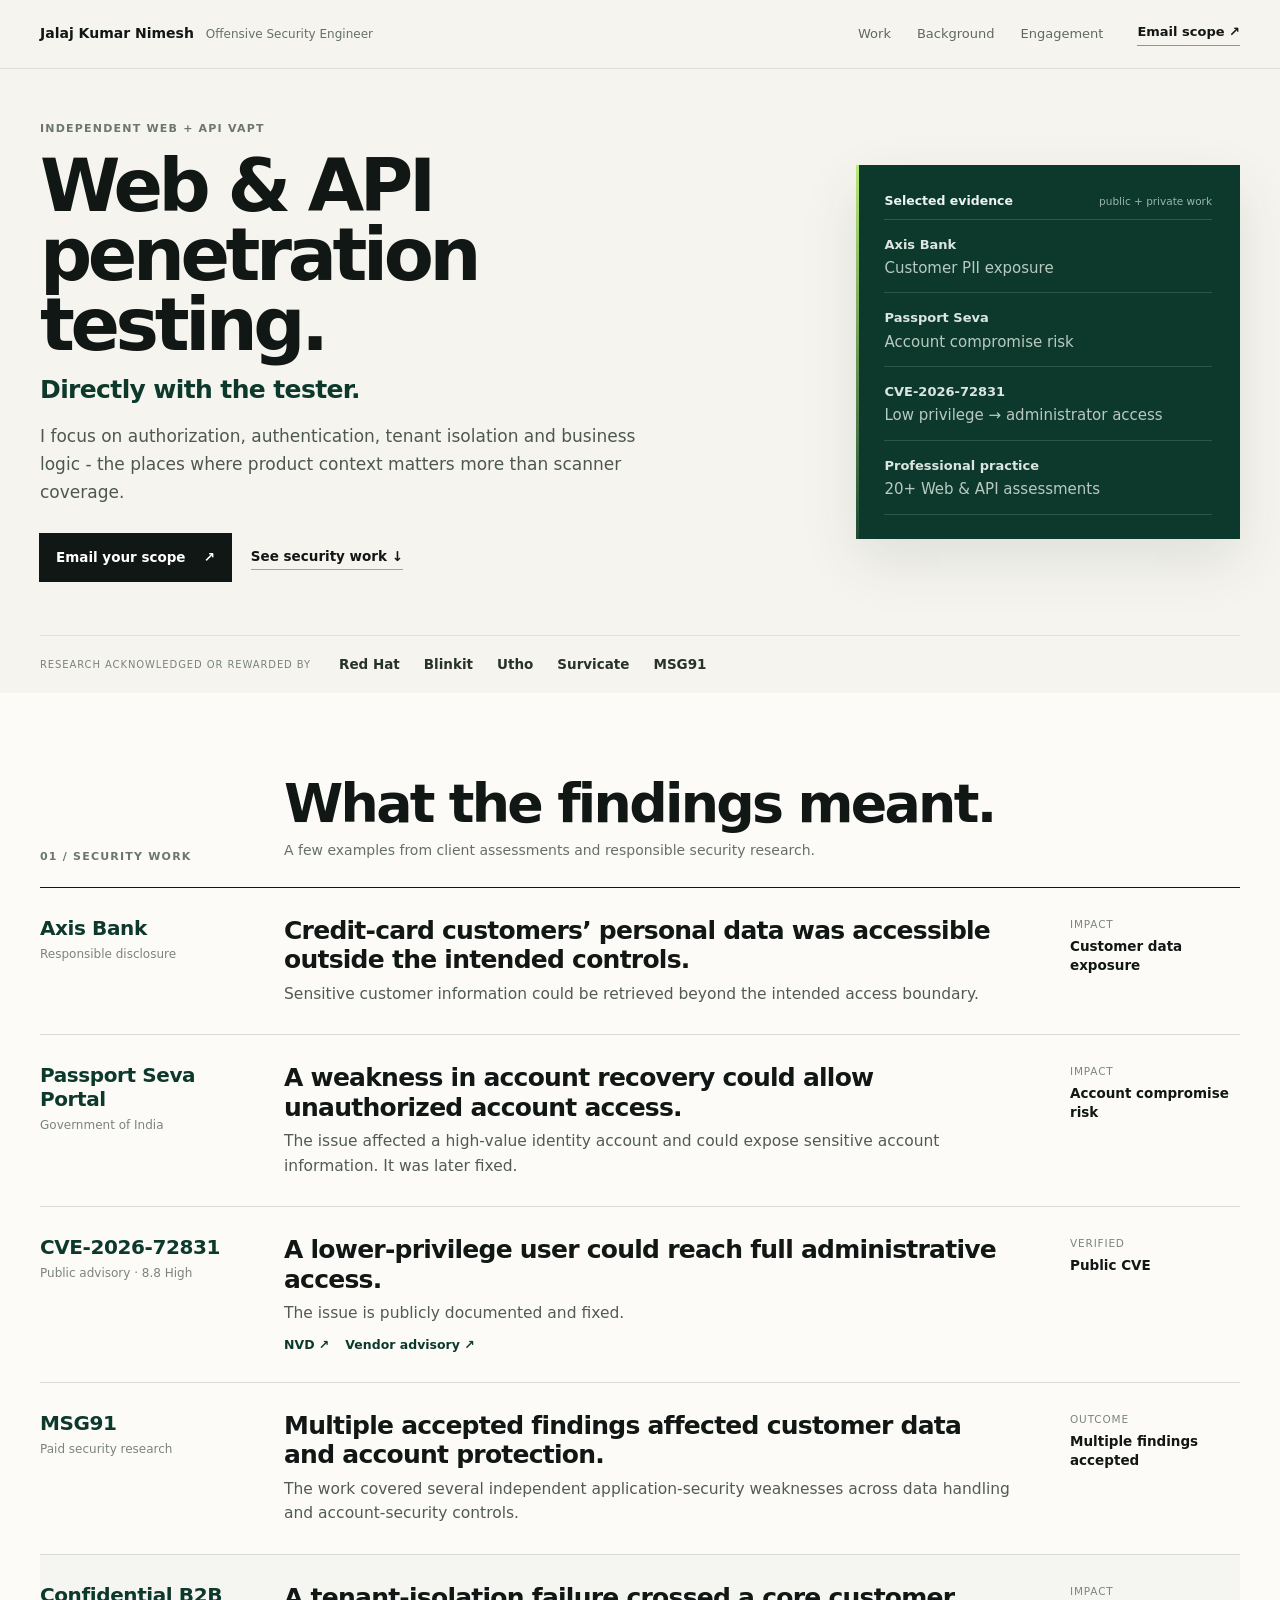
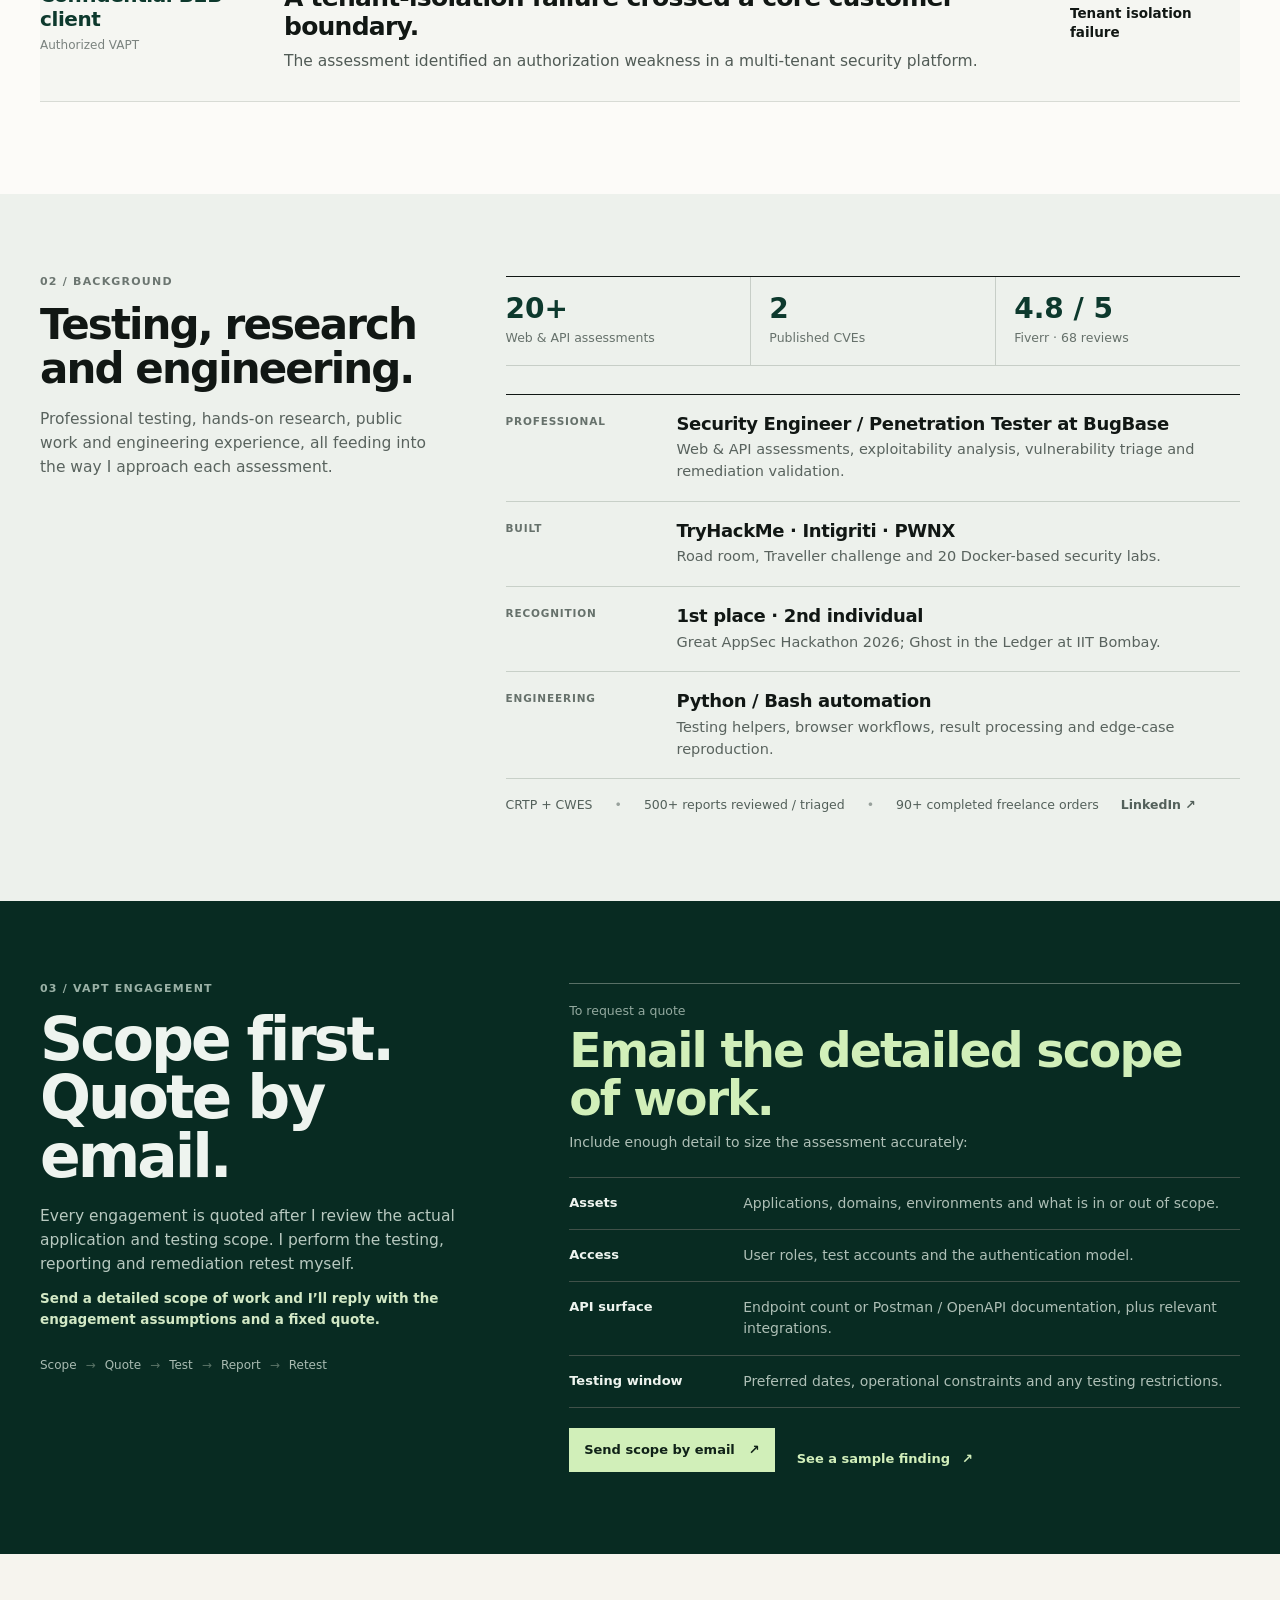
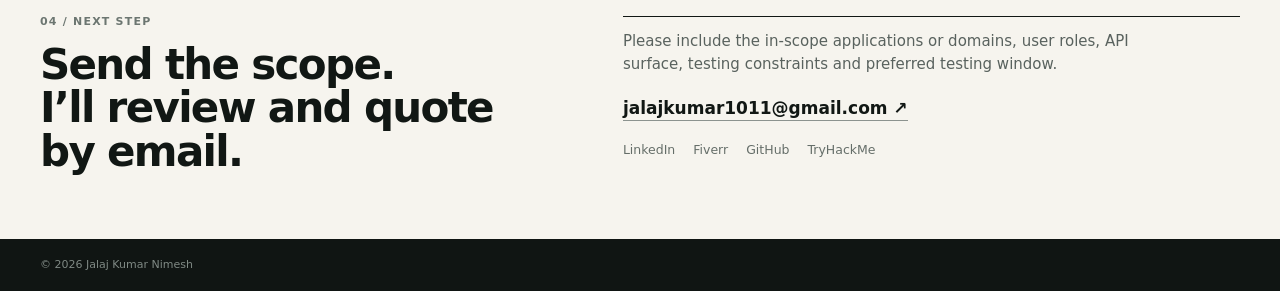
<file: index.html>
<!doctype html>
<html lang="en">
<head>
<meta charset="utf-8" />
<meta name="viewport" content="width=device-width, initial-scale=1" />
<meta name="description" content="Jalaj Kumar Nimesh - Offensive Security Engineer offering direct web and API penetration testing, backed by real security research and scope-based engagements." />
<title>Jalaj Kumar Nimesh - Web & API VAPT</title>
<link rel="stylesheet" href="portfolio.css" />
</head>
<body>
<header class="site-header"><div class="shell header-inner"><a class="identity" href="#top"><strong>Jalaj Kumar Nimesh</strong><span>Offensive Security Engineer</span></a><nav><a href="#work">Work</a><a href="#background">Background</a><a href="#engagement">Engagement</a></nav><a class="header-cta" href="mailto:jalajkumar1011@gmail.com?subject=VAPT%20scope%20request">Email scope <span>↗</span></a></div></header>
<main>
<section id="top" class="hero"><div class="shell hero-grid"><div class="hero-copy"><p class="overline">Independent Web + API VAPT</p><h1>Web &amp; API<br>penetration testing.</h1><p class="hero-promise">Directly with the tester.</p><p class="hero-text">I focus on authorization, authentication, tenant isolation and business logic - the places where product context matters more than scanner coverage.</p><div class="hero-actions"><a class="btn" href="mailto:jalajkumar1011@gmail.com?subject=VAPT%20scope%20request">Email your scope <span>↗</span></a><a class="text-link" href="#work">See security work <span>↓</span></a></div></div><aside class="proof-panel" aria-label="Selected evidence"><div class="proof-head"><span>Selected evidence</span><em>public + private work</em></div><a class="proof-item" href="#axis"><span class="proof-kicker">Axis Bank</span><strong>Customer PII exposure</strong></a><a class="proof-item" href="#passport"><span class="proof-kicker">Passport Seva</span><strong>Account compromise risk</strong></a><a class="proof-item" href="#cve"><span class="proof-kicker">CVE-2026-72831</span><strong>Low privilege → administrator access</strong></a><div class="proof-item"><span class="proof-kicker">Professional practice</span><strong>20+ Web &amp; API assessments</strong></div></aside></div><div class="shell trust-rail"><span>Research acknowledged or rewarded by</span><strong>Red Hat</strong><strong>Blinkit</strong><strong>Utho</strong><strong>Survicate</strong><strong>MSG91</strong></div></section>
<section id="work" class="work-section"><div class="shell"><header class="section-head"><p class="section-no">01 / Security work</p><div><h2>What the findings meant.</h2><p class="section-deck">A few examples from client assessments and responsible security research.</p></div></header><div class="work-list">
<article id="axis" class="work-row"><div class="work-org"><strong>Axis Bank</strong><span>Responsible disclosure</span></div><div class="work-main"><h3>Credit-card customers’ personal data was accessible outside the intended controls.</h3><p>Sensitive customer information could be retrieved beyond the intended access boundary.</p></div><div class="work-proof"><span>Impact</span><strong>Customer data exposure</strong></div></article>
<article id="passport" class="work-row"><div class="work-org"><strong>Passport Seva Portal</strong><span>Government of India</span></div><div class="work-main"><h3>A weakness in account recovery could allow unauthorized account access.</h3><p>The issue affected a high-value identity account and could expose sensitive account information. It was later fixed.</p></div><div class="work-proof"><span>Impact</span><strong>Account compromise risk</strong></div></article>
<article id="cve" class="work-row"><div class="work-org"><strong>CVE-2026-72831</strong><span>Public advisory · 8.8 High</span></div><div class="work-main"><h3>A lower-privilege user could reach full administrative access.</h3><p>The issue is publicly documented and fixed.</p><div class="inline-links"><a href="https://nvd.nist.gov/vuln/detail/CVE-2026-72831" target="_blank" rel="noreferrer">NVD ↗</a><a href="https://github.com/getgrav/grav/security/advisories/GHSA-pc8m-jxvh-vmrc" target="_blank" rel="noreferrer">Vendor advisory ↗</a></div></div><div class="work-proof"><span>Verified</span><strong>Public CVE</strong></div></article>
<article class="work-row"><div class="work-org"><strong>MSG91</strong><span>Paid security research</span></div><div class="work-main"><h3>Multiple accepted findings affected customer data and account protection.</h3><p>The work covered several independent application-security weaknesses across data handling and account-security controls.</p></div><div class="work-proof"><span>Outcome</span><strong>Multiple findings accepted</strong></div></article>
<article class="work-row client-row"><div class="work-org"><strong>Confidential B2B client</strong><span>Authorized VAPT</span></div><div class="work-main"><h3>A tenant-isolation failure crossed a core customer boundary.</h3><p>The assessment identified an authorization weakness in a multi-tenant security platform.</p></div><div class="work-proof"><span>Impact</span><strong>Tenant isolation failure</strong></div></article>
</div></div></section>
<section id="background" class="about-section"><div class="shell about-grid"><div class="about-intro"><p class="section-no">02 / Background</p><h2>Testing, research and engineering.</h2><p>Professional testing, hands-on research, public work and engineering experience, all feeding into the way I approach each assessment.</p></div><div class="about-right"><div class="metrics"><div><strong>20+</strong><span>Web &amp; API assessments</span></div><div><strong>2</strong><span>Published CVEs</span></div><div><strong>4.8 / 5</strong><span>Fiverr · 68 reviews</span></div></div><div class="about-list"><div class="about-row"><span>Professional</span><div><h3>Security Engineer / Penetration Tester at BugBase</h3><p>Web &amp; API assessments, exploitability analysis, vulnerability triage and remediation validation.</p></div></div><div class="about-row"><span>Built</span><div><h3>TryHackMe · Intigriti · PWNX</h3><p>Road room, Traveller challenge and 20 Docker-based security labs.</p></div></div><div class="about-row"><span>Recognition</span><div><h3>1st place · 2nd individual</h3><p>Great AppSec Hackathon 2026; Ghost in the Ledger at IIT Bombay.</p></div></div><div class="about-row"><span>Engineering</span><div><h3>Python / Bash automation</h3><p>Testing helpers, browser workflows, result processing and edge-case reproduction.</p></div></div></div><div class="about-foot"><span>CRTP + CWES</span><span>500+ reports reviewed / triaged</span><span>90+ completed freelance orders</span><a href="https://www.linkedin.com/in/jalajknimesh" target="_blank" rel="noreferrer">LinkedIn ↗</a></div></div></div></section>
<section id="engagement" class="pricing-section"><div class="shell pricing-grid"><div class="pricing-copy"><p class="section-no light">03 / VAPT engagement</p><h2>Scope first.<br>Quote by email.</h2><p>Every engagement is quoted after I review the actual application and testing scope. I perform the testing, reporting and remediation retest myself.</p><p class="pricing-note">Send a detailed scope of work and I’ll reply with the engagement assumptions and a fixed quote.</p><div class="process-line"><span>Scope</span><b>→</b><span>Quote</span><b>→</b><span>Test</span><b>→</b><span>Report</span><b>→</b><span>Retest</span></div></div><div class="scope-request"><span class="scope-eyebrow">To request a quote</span><h3>Email the detailed scope of work.</h3><p class="scope-intro">Include enough detail to size the assessment accurately:</p><div class="scope-fields"><div><strong>Assets</strong><p>Applications, domains, environments and what is in or out of scope.</p></div><div><strong>Access</strong><p>User roles, test accounts and the authentication model.</p></div><div><strong>API surface</strong><p>Endpoint count or Postman / OpenAPI documentation, plus relevant integrations.</p></div><div><strong>Testing window</strong><p>Preferred dates, operational constraints and any testing restrictions.</p></div></div><div class="scope-actions"><a class="scope-email" href="mailto:jalajkumar1011@gmail.com?subject=VAPT%20scope%20request">Send scope by email <span>↗</span></a><a class="sample-link" href="sample-finding.html">See a sample finding <span>↗</span></a></div></div></div></section>
<section class="contact-section"><div class="shell contact-grid"><div><p class="section-no">04 / Next step</p><h2>Send the scope.<br>I’ll review and quote by email.</h2></div><div class="contact-copy"><p>Please include the in-scope applications or domains, user roles, API surface, testing constraints and preferred testing window.</p><a class="email" href="mailto:jalajkumar1011@gmail.com?subject=VAPT%20scope%20request">jalajkumar1011@gmail.com ↗</a><div class="socials"><a href="https://www.linkedin.com/in/jalajknimesh" target="_blank" rel="noreferrer">LinkedIn</a><a href="https://www.fiverr.com/techmafia101" target="_blank" rel="noreferrer">Fiverr</a><a href="https://github.com/jalajknimesh" target="_blank" rel="noreferrer">GitHub</a><a href="https://tryhackme.com/room/road" target="_blank" rel="noreferrer">TryHackMe</a></div></div></div></section>
</main><footer><div class="shell footer-inner"><span>© 2026 Jalaj Kumar Nimesh</span><span></span></div></footer>
</body>
</html>
</file>
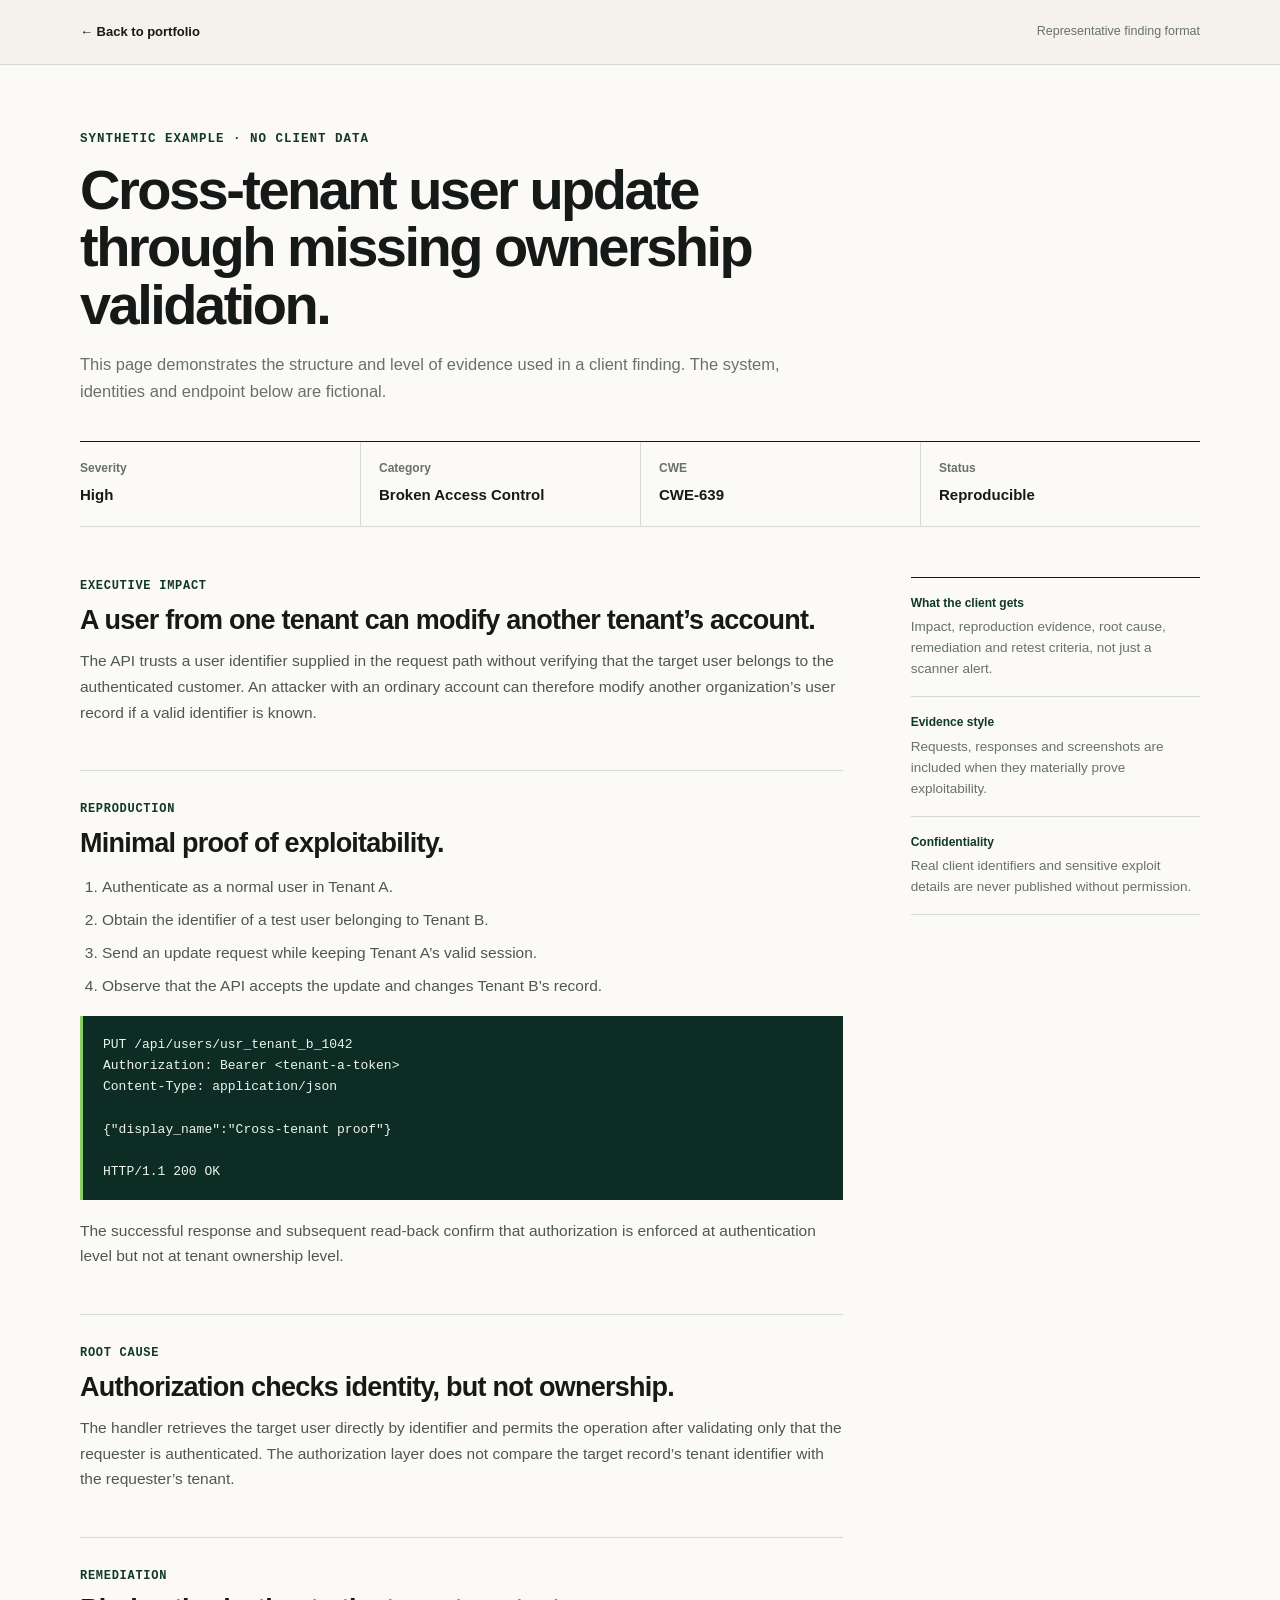
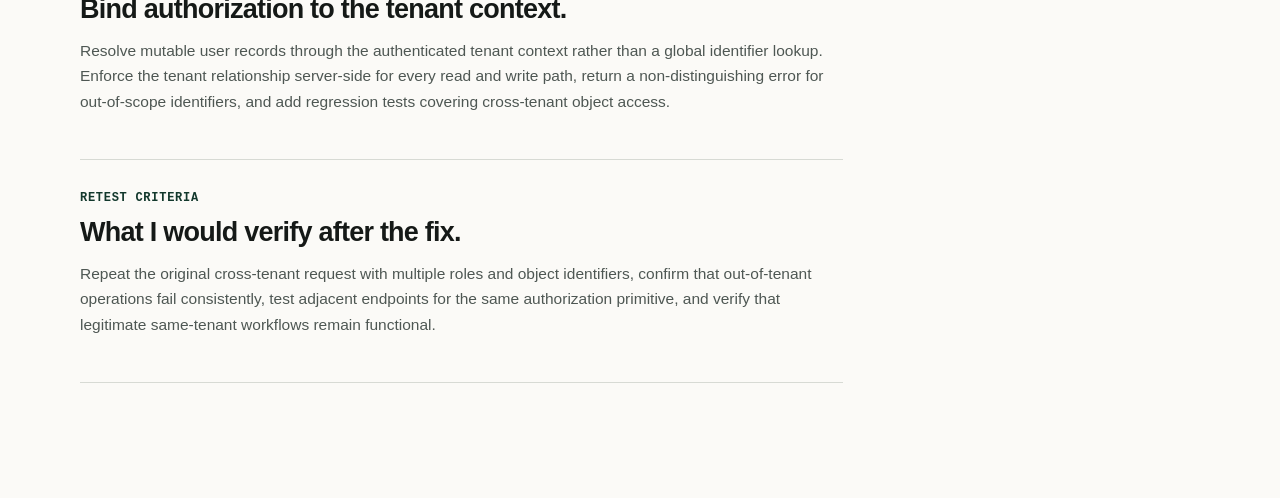
<file: sample-finding.html>
<!doctype html>
<html lang="en">
<head>
<meta charset="utf-8" />
<meta name="viewport" content="width=device-width, initial-scale=1" />
<meta name="robots" content="noindex" />
<title>Representative Finding Format - Jalaj Kumar Nimesh</title>
<link rel="stylesheet" href="styles.css" />
</head>
<body class="sample-page">
<header class="sample-header"><div class="wrap"><a href="index.html">← Back to portfolio</a><span>Representative finding format</span></div></header>
<main class="sample-main wrap">
  <section class="sample-hero">
    <p class="kicker">Synthetic example · no client data</p>
    <h1>Cross-tenant user update through missing ownership validation.</h1>
    <p>This page demonstrates the structure and level of evidence used in a client finding. The system, identities and endpoint below are fictional.</p>
  </section>
  <section class="sample-summary">
    <div><span>Severity</span><strong>High</strong></div>
    <div><span>Category</span><strong>Broken Access Control</strong></div>
    <div><span>CWE</span><strong>CWE-639</strong></div>
    <div><span>Status</span><strong>Reproducible</strong></div>
  </section>
  <div class="sample-layout">
    <div class="sample-body">
      <section><p class="kicker">Executive impact</p><h2>A user from one tenant can modify another tenant’s account.</h2><p>The API trusts a user identifier supplied in the request path without verifying that the target user belongs to the authenticated customer. An attacker with an ordinary account can therefore modify another organization’s user record if a valid identifier is known.</p></section>
      <section><p class="kicker">Reproduction</p><h2>Minimal proof of exploitability.</h2><ol><li>Authenticate as a normal user in Tenant A.</li><li>Obtain the identifier of a test user belonging to Tenant B.</li><li>Send an update request while keeping Tenant A’s valid session.</li><li>Observe that the API accepts the update and changes Tenant B’s record.</li></ol><pre>PUT /api/users/usr_tenant_b_1042
Authorization: Bearer &lt;tenant-a-token&gt;
Content-Type: application/json

{"display_name":"Cross-tenant proof"}

HTTP/1.1 200 OK</pre><p>The successful response and subsequent read-back confirm that authorization is enforced at authentication level but not at tenant ownership level.</p></section>
      <section><p class="kicker">Root cause</p><h2>Authorization checks identity, but not ownership.</h2><p>The handler retrieves the target user directly by identifier and permits the operation after validating only that the requester is authenticated. The authorization layer does not compare the target record’s tenant identifier with the requester’s tenant.</p></section>
      <section><p class="kicker">Remediation</p><h2>Bind authorization to the tenant context.</h2><p>Resolve mutable user records through the authenticated tenant context rather than a global identifier lookup. Enforce the tenant relationship server-side for every read and write path, return a non-distinguishing error for out-of-scope identifiers, and add regression tests covering cross-tenant object access.</p></section>
      <section><p class="kicker">Retest criteria</p><h2>What I would verify after the fix.</h2><p>Repeat the original cross-tenant request with multiple roles and object identifiers, confirm that out-of-tenant operations fail consistently, test adjacent endpoints for the same authorization primitive, and verify that legitimate same-tenant workflows remain functional.</p></section>
    </div>
    <aside class="sample-aside">
      <div><span>What the client gets</span><p>Impact, reproduction evidence, root cause, remediation and retest criteria, not just a scanner alert.</p></div>
      <div><span>Evidence style</span><p>Requests, responses and screenshots are included when they materially prove exploitability.</p></div>
      <div><span>Confidentiality</span><p>Real client identifiers and sensitive exploit details are never published without permission.</p></div>
    </aside>
  </div>
</main>
</body>
</html>
</file>
<file: portfolio.css>
:root{--paper:#f6f4ee;--paper2:#fcfbf8;--ink:#111714;--forest:#0d392d;--forest2:#082b22;--line:#d8dbd5;--muted:#65706b;--soft:#8b928e;--accent:#b7ea77;--sage:#edf1ec}
*{box-sizing:border-box}html{scroll-behavior:smooth}body{margin:0;background:var(--paper2);color:var(--ink);font-family:Inter,ui-sans-serif,system-ui,-apple-system,"Segoe UI",Arial,sans-serif;font-size:17px;line-height:1.55;-webkit-font-smoothing:antialiased}a{color:inherit}.shell{width:min(calc(100% - 72px),1200px);margin-inline:auto}
.site-header{background:rgba(246,244,238,.96);border-bottom:1px solid #dedfd9;position:sticky;top:0;z-index:20;backdrop-filter:blur(10px)}.header-inner{height:68px;display:grid;grid-template-columns:1fr auto auto;align-items:center;gap:34px}.identity{display:flex;gap:12px;align-items:baseline;text-decoration:none}.identity strong{font-size:14px}.identity span{font-size:12px;color:var(--muted)}nav{display:flex;gap:26px}nav a,.header-cta{font-size:13px;text-decoration:none}nav a{color:#5f6864;position:relative}nav a:after{content:"";position:absolute;left:0;right:100%;bottom:-5px;height:1px;background:var(--ink);transition:right .18s ease}nav a:hover:after{right:0}.header-cta{font-weight:760;border-bottom:1px solid #8f9692;padding-bottom:2px}.header-cta span,.btn span,.text-link span,.sample-link span{display:inline-block;transition:transform .16s ease}.header-cta:hover span,.btn:hover span,.sample-link:hover span{transform:translate(2px,-2px)}.text-link:hover span{transform:translateY(2px)}
.overline,.section-no{margin:0;color:#6c7671;font-size:11px;line-height:1;text-transform:uppercase;letter-spacing:.11em;font-weight:800}.section-no.light{color:#9ab1a6}
.hero{background:var(--paper)}.hero-grid{display:grid;grid-template-columns:minmax(0,1.32fr) minmax(360px,.68fr);gap:72px;align-items:center;min-height:520px;padding-block:54px}.hero-copy{max-width:720px}.hero h1{margin:17px 0 0;font-size:clamp(54px,5.7vw,78px);line-height:.95;letter-spacing:-.06em;font-weight:760}.hero-promise{display:inline-block;position:relative;margin:17px 0 17px;color:var(--forest);font-size:25px;line-height:1.15;font-weight:720;letter-spacing:-.025em}.hero-promise:after{content:"";position:absolute;left:0;right:0;bottom:-4px;height:7px;background:rgba(183,234,119,.5);z-index:-1;transform:skewX(-10deg)}.hero-text{max-width:640px;margin:0 0 28px;color:#4d5752;font-size:17px;line-height:1.66}.hero-actions{display:flex;gap:20px;align-items:center;flex-wrap:wrap}.btn{display:inline-flex;align-items:center;gap:18px;background:var(--ink);color:#fff;padding:13px 16px;text-decoration:none;font-size:13.5px;font-weight:760;box-shadow:0 0 0 1px var(--ink);transition:background .16s ease}.btn:hover{background:var(--forest)}.text-link{font-size:13.5px;font-weight:700;text-decoration:none;border-bottom:1px solid #a0a5a2;padding-bottom:2px}
.proof-panel{background:var(--forest);color:#eef5f0;padding:26px 28px 24px;box-shadow:0 22px 55px rgba(18,58,45,.1);position:relative;overflow:hidden}.proof-panel:before{content:"";position:absolute;left:0;top:0;width:3px;height:100%;background:linear-gradient(var(--accent),rgba(183,234,119,.1))}.proof-head{display:flex;justify-content:space-between;gap:20px;align-items:baseline;padding-bottom:8px;border-bottom:1px solid rgba(238,245,240,.16)}.proof-head span{font-size:12.5px;font-weight:800}.proof-head em{font-size:10.5px;color:#9db4a9;font-style:normal}.proof-item{display:grid;gap:4px;padding:15px 0;border-bottom:1px solid rgba(238,245,240,.14);text-decoration:none;transition:background .18s ease;padding-inline:0}.proof-item:hover{background:rgba(255,255,255,.025)}.proof-kicker{font-size:13px;color:#dbe6e0;font-weight:720}.proof-item strong{font-size:15px;line-height:1.25;color:#b9c9c0;font-weight:520}.proof-price{padding-top:20px}.proof-price>span{display:block;color:#91a89d;font-size:10.5px;text-transform:uppercase;letter-spacing:.08em}.proof-price strong{display:block;margin-top:5px;color:#d1f0b7;font-size:36px;line-height:1;font-weight:800;letter-spacing:-.04em}.proof-price small{display:block;margin-top:6px;color:#a8b9b0;font-size:11.5px}.trust-rail{display:flex;align-items:center;gap:12px 24px;min-height:58px;border-top:1px solid #e0e1db}.trust-rail>span{color:#7a837e;font-size:10px;text-transform:uppercase;letter-spacing:.09em;margin-right:4px}.trust-rail strong{font-size:13.5px;font-weight:740;color:#27322d}
.work-section{padding:84px 0 92px}.section-head{display:grid;grid-template-columns:190px minmax(0,1fr);gap:54px;align-items:end;margin-bottom:25px}.section-head h2{margin:0;font-size:clamp(38px,4.2vw,54px);line-height:1;letter-spacing:-.05em}.section-deck{margin:9px 0 0;color:var(--muted);font-size:14px}.work-list{border-top:1px solid var(--ink)}.work-row{display:grid;grid-template-columns:190px minmax(0,1fr) 170px;gap:54px;padding:28px 0;border-bottom:1px solid var(--line);align-items:start;position:relative}.work-row:before{content:"";position:absolute;inset:0;background:linear-gradient(90deg,rgba(13,57,45,.035),transparent 60%);opacity:0;transition:opacity .18s ease;pointer-events:none}.work-row:hover:before{opacity:1}.work-org,.work-main,.work-proof{position:relative;z-index:1}.work-org strong{display:block;color:var(--forest);font-size:20px;line-height:1.2;letter-spacing:-.02em}.work-org span{display:block;margin-top:5px;color:#7b837f;font-size:12px}.work-main h3{max-width:820px;margin:0 0 7px;font-size:25px;line-height:1.18;letter-spacing:-.03em;font-weight:700}.work-main p{max-width:760px;margin:0;color:#515b56;font-size:15.5px;line-height:1.58}.work-main small{display:block;margin-top:8px;color:#818984;font-size:11.5px}.work-proof span{display:block;color:#7c8580;font-size:10.5px;text-transform:uppercase;letter-spacing:.08em}.work-proof strong{display:block;margin-top:5px;font-size:13.5px;line-height:1.4}.inline-links{display:flex;gap:16px;margin-top:9px}.inline-links a{font-size:12.5px;font-weight:740;text-decoration:none;color:var(--forest)}.inline-links a:hover{text-decoration:underline;text-underline-offset:3px}.client-row{background:rgba(237,241,236,.5)}
.about-section{background:var(--sage);padding:82px 0 86px}.about-grid{display:grid;grid-template-columns:.7fr 1.3fr;gap:70px}.about-intro h2{margin:16px 0 16px;font-size:42px;line-height:1.04;letter-spacing:-.045em}.about-intro>p:last-child{max-width:460px;color:#59635e;font-size:15.5px}.metrics{display:grid;grid-template-columns:repeat(3,1fr);border-top:1px solid var(--ink);border-bottom:1px solid #c7cec7}.metrics>div{padding:18px 18px 17px 0}.metrics>div+div{padding-left:18px;border-left:1px solid #c7cec7}.metrics strong{display:block;color:var(--forest);font-size:28px;line-height:1}.metrics span{display:block;margin-top:5px;color:#66716b;font-size:12.5px}.about-list{border-top:1px solid var(--ink);margin-top:28px}.about-row{display:grid;grid-template-columns:145px minmax(0,1fr);gap:26px;padding:18px 0;border-bottom:1px solid #c8d0c8}.about-row>span{color:#66716b;font-size:10.5px;text-transform:uppercase;letter-spacing:.08em;font-weight:780}.about-row h3{margin:0 0 4px;font-size:18px;line-height:1.25;letter-spacing:-.02em}.about-row p{margin:0;color:#59635e;font-size:14.5px;line-height:1.5}.about-foot{display:flex;flex-wrap:wrap;gap:8px 22px;padding-top:16px;color:#53605a;font-size:12.5px}.about-foot span+span:before{content:"•";margin-right:22px;color:#98a19c}.about-foot a{text-decoration:none;font-weight:700}
.pricing-section{background:var(--forest2);color:#eef4ef;padding:82px 0}.pricing-grid{display:grid;grid-template-columns:.8fr 1.2fr;gap:82px;align-items:start}.pricing-copy h2{margin:16px 0 18px;font-size:clamp(42px,4.7vw,60px);line-height:.98;letter-spacing:-.05em}.pricing-copy>p:not(.section-no):not(.pricing-note){max-width:540px;margin:0 0 12px;color:#b8c9c0;font-size:15.5px}.pricing-note{margin:0;color:#d2e8c5;font-size:13.5px;font-weight:650}.process-line{display:flex;align-items:center;gap:9px;margin-top:26px;color:#a9bbb2;font-size:12px}.process-line b{color:#577165;font-weight:500}.price-card{border-top:1px solid #587066;padding-top:17px}.price-top>span{display:block;color:#93a99f;font-size:12.5px}.price-top>strong{display:block;margin-top:6px;color:#d1efb9;font-size:clamp(54px,5.7vw,70px);line-height:.94;letter-spacing:-.05em}.price-top>small{display:block;margin-top:7px;color:#9fb0a8;font-size:12px}.price-points{margin-top:28px;border-top:1px solid #405149}.price-points>div{display:grid;grid-template-columns:170px 1fr;gap:24px;padding:16px 0;border-bottom:1px solid #405149}.price-points strong{font-size:13px}.price-points p{margin:0;color:#aebfb6;font-size:14px;line-height:1.52}.sample-link{display:inline-flex;gap:12px;margin-top:18px;color:#d2efbb;text-decoration:none;font-size:13px;font-weight:750}
.contact-section{background:var(--paper);padding:62px 0 66px}.contact-grid{display:grid;grid-template-columns:.9fr 1.1fr;gap:78px}.contact-section h2{margin:16px 0 0;font-size:42px;line-height:1.03;letter-spacing:-.04em}.contact-copy{padding-top:13px;border-top:1px solid var(--ink)}.contact-copy p{max-width:540px;margin:0 0 18px;color:#59625e;font-size:15px}.email{font-size:17px;font-weight:750;text-decoration:none;border-bottom:1px solid #8c938f;padding-bottom:2px}.socials{display:flex;gap:18px;margin-top:19px;flex-wrap:wrap}.socials a{color:#656e69;font-size:12.5px;text-decoration:none}.socials a:hover{color:var(--ink)}footer{background:#101513;color:#7f8984}.footer-inner{height:52px;display:flex;align-items:center;justify-content:space-between;font-size:11px}
a:focus-visible{outline:2px solid var(--forest);outline-offset:4px}.pricing-section a:focus-visible{outline-color:var(--accent)}
@media(prefers-reduced-motion:no-preference){.hero-promise:after{transform-origin:left;animation:marker-in .48s .12s cubic-bezier(.22,1,.36,1) both}.proof-panel:before{transform-origin:top;animation:proof-line .62s .08s cubic-bezier(.22,1,.36,1) both}}@keyframes marker-in{from{transform:scaleX(0) skewX(-10deg)}to{transform:scaleX(1) skewX(-10deg)}}@keyframes proof-line{from{transform:scaleY(0)}to{transform:scaleY(1)}}
@media(max-width:980px){.hero-grid{grid-template-columns:1fr}.hero-copy{max-width:800px}.proof-panel{max-width:none}.trust-rail{flex-wrap:wrap;padding-block:14px}.section-head,.work-row{grid-template-columns:160px minmax(0,1fr);gap:34px}.work-proof{grid-column:2}.about-grid,.pricing-grid,.contact-grid{grid-template-columns:1fr}.about-right{margin-top:8px}}
@media(max-width:700px){body{font-size:16px}.shell{width:min(calc(100% - 34px),1200px)}.header-inner{height:62px;grid-template-columns:1fr auto}.identity span,nav{display:none}.hero-grid{min-height:0;padding-block:44px;gap:28px}.hero h1{font-size:46px}.hero-promise{font-size:22px}.hero-text{font-size:16px}.proof-panel{padding:22px}.trust-rail{min-height:0}.section-head,.work-row{grid-template-columns:1fr;gap:10px}.work-section{padding:56px 0}.section-head h2{font-size:37px}.section-deck{font-size:13px}.work-row{padding:23px 0}.work-org strong{font-size:18px}.work-main h3{font-size:23px}.work-main p{font-size:14.5px}.work-proof{grid-column:auto}.about-section,.pricing-section{padding:58px 0}.about-intro h2{font-size:34px}.metrics{grid-template-columns:1fr}.metrics>div,.metrics>div+div{padding:13px 0;border-left:0;border-top:1px solid #c7cec7}.metrics>div:first-child{border-top:0}.about-row{grid-template-columns:1fr;gap:5px}.about-foot{display:block}.about-foot span,.about-foot a{display:block;margin:7px 0}.about-foot span+span:before{display:none}.pricing-copy h2{font-size:43px}.price-points>div{grid-template-columns:1fr;gap:6px}.contact-section{padding:54px 0}.contact-section h2{font-size:36px}.footer-inner{height:auto;min-height:54px;gap:12px;flex-direction:column;align-items:flex-start;justify-content:center;padding-block:12px}}
@media(prefers-reduced-motion:reduce){html{scroll-behavior:auto}.header-cta span,.btn span,.text-link span,.sample-link span,nav a:after{transition:none}}

/* Scope-based quote panel */
.scope-request{border-top:1px solid #587066;padding-top:17px}
.scope-eyebrow{display:block;color:#93a99f;font-size:12.5px}
.scope-request h3{max-width:620px;margin:7px 0 8px;color:#d1efb9;font-size:clamp(34px,3.7vw,48px);line-height:1.02;letter-spacing:-.04em}
.scope-intro{margin:0;color:#aebfb6;font-size:14px;line-height:1.5}
.scope-fields{margin-top:24px;border-top:1px solid #405149}
.scope-fields>div{display:grid;grid-template-columns:150px 1fr;gap:24px;padding:15px 0;border-bottom:1px solid #405149}
.scope-fields strong{font-size:13px}
.scope-fields p{margin:0;color:#aebfb6;font-size:14px;line-height:1.52}
.scope-actions{display:flex;align-items:center;gap:22px;flex-wrap:wrap;margin-top:20px}
.scope-email{display:inline-flex;align-items:center;gap:14px;background:#d1efb9;color:#102218;padding:12px 15px;text-decoration:none;font-size:13px;font-weight:800}
.scope-email span{display:inline-block;transition:transform .16s ease}
.scope-email:hover span{transform:translate(2px,-2px)}
@media(max-width:700px){.scope-fields>div{grid-template-columns:1fr;gap:5px}.scope-request h3{font-size:34px}.scope-actions{align-items:flex-start;flex-direction:column;gap:14px}}
@media(prefers-reduced-motion:reduce){.scope-email span{transition:none}}
</file>
<file: styles.css>
@import url('base.css');
@import url('sample.css');
@import url('portfolio.css');
@import url('interactions.css');
</file>
